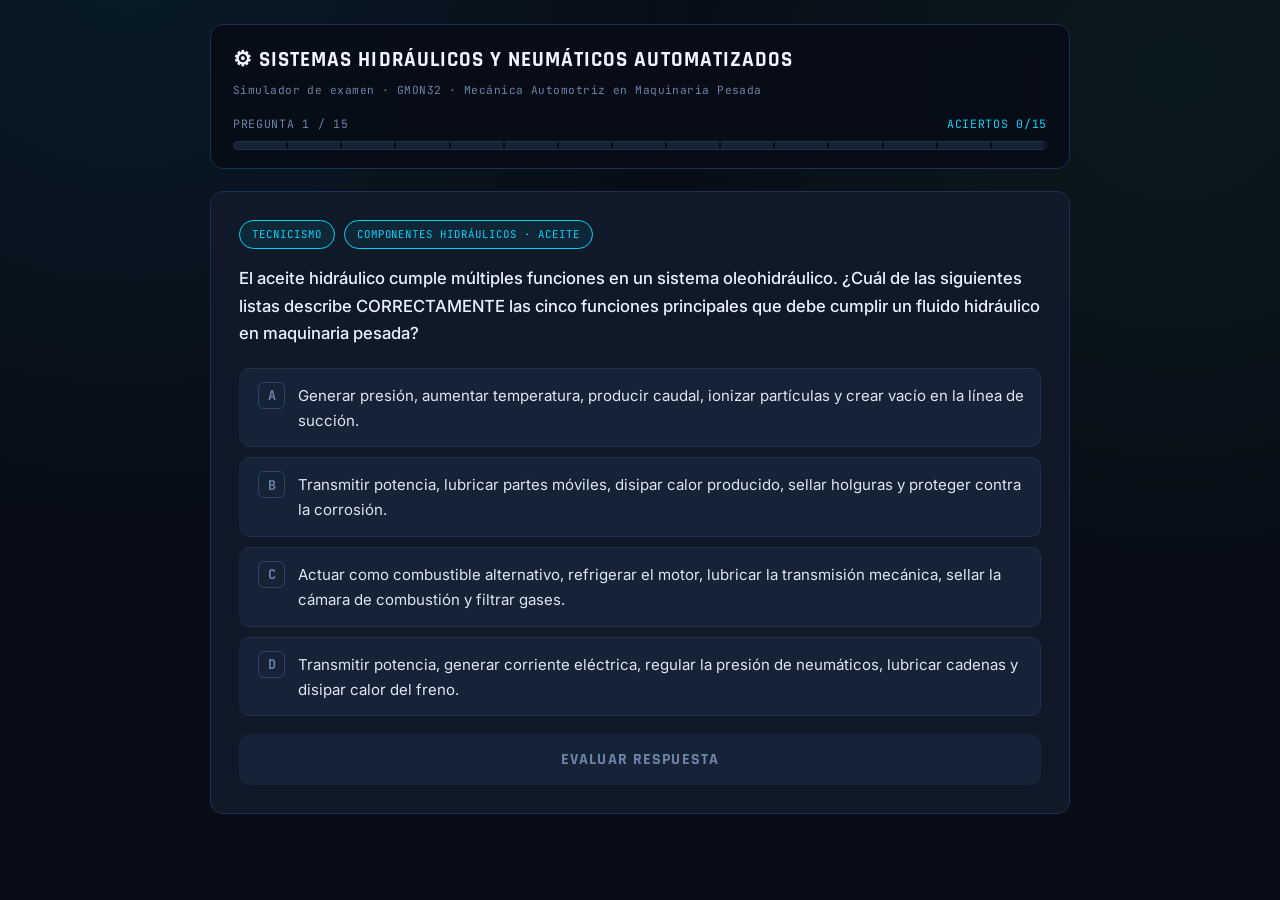
<file: index.html>
<!DOCTYPE html>
<html lang="es">
<head>
<meta charset="UTF-8">
<meta name="viewport" content="width=device-width, initial-scale=1.0">
<title>Simulador — Análisis de Sistemas Hidráulicos y Neumáticos Automatizados</title>
<link rel="preconnect" href="https://fonts.googleapis.com">
<link rel="preconnect" href="https://fonts.gstatic.com" crossorigin>
<link href="https://fonts.googleapis.com/css2?family=Rajdhani:wght@500;600;700&family=Inter:wght@400;500;600&family=JetBrains+Mono:wght@400;500;700&display=swap" rel="stylesheet">
<style>
:root{
  --bg-base:#080d17;
  --bg-card:#0f1927;
  --bg-option:#162236;
  --bg-option-hover:#1e3050;
  --border:#1e3050;
  --border-light:#2a4570;
  --text:#dde6f5;
  --text-muted:#6b84a8;
  --accent-cyan:#00d4ff;
  --accent-green:#2dff9e;
  --accent-red:#ff4d6d;
  --accent-amber:#ffc847;
  --tag-comp:#00d4ff;
  --tag-valid:#a78bfa;
  --tag-mant:#ffc847;
  --tag-auto:#2dff9e;
  --tag-bomb:#ff9d5c;
  --radius:13px;
}
*{margin:0;padding:0;box-sizing:border-box;}
html,body{min-height:100%;}
body{
  font-family:'Inter',sans-serif;
  background:var(--bg-base);
  background-image:
    radial-gradient(circle at 10% -5%, rgba(0,212,255,0.07) 0%, transparent 40%),
    radial-gradient(circle at 92% 8%, rgba(45,255,158,0.05) 0%, transparent 38%);
  color:var(--text);
  min-height:100vh;
  padding:24px 16px 60px;
  line-height:1.65;
}
.app{max-width:860px;margin:0 auto;}

/* ── TOPBAR ── */
.topbar{
  background:rgba(8,13,23,0.9);
  backdrop-filter:blur(12px);
  border:1px solid var(--border);
  border-radius:var(--radius);
  padding:18px 22px;
  margin-bottom:22px;
  position:sticky;top:10px;z-index:10;
}
.brand h1{
  font-family:'Rajdhani',sans-serif;font-weight:700;
  font-size:1.3rem;letter-spacing:0.05em;text-transform:uppercase;color:#f0f6ff;
}
.brand p{
  font-family:'JetBrains Mono',monospace;font-size:0.7rem;
  color:var(--text-muted);letter-spacing:0.04em;margin-top:4px;
}
.progress-row{
  display:flex;justify-content:space-between;align-items:center;
  margin:14px 0 8px;gap:8px;flex-wrap:wrap;
}
.mono-tag{
  font-family:'JetBrains Mono',monospace;font-size:0.72rem;
  letter-spacing:0.06em;text-transform:uppercase;color:var(--text-muted);
}
.mono-tag.accent{color:var(--accent-cyan);}
.progress-track{
  position:relative;height:9px;
  background:var(--bg-option);border:1px solid var(--border);
  border-radius:6px;overflow:hidden;
}
.progress-fill{
  height:100%;width:0%;
  background:linear-gradient(90deg,var(--accent-cyan),#5ef8ff);
  box-shadow:0 0 14px rgba(0,212,255,0.5);
  transition:width 0.45s ease;
}
.progress-track::after{
  content:"";position:absolute;inset:0;
  background:repeating-linear-gradient(
    90deg,transparent 0,transparent calc(100%/15 - 2px),
    var(--bg-base) calc(100%/15 - 2px),var(--bg-base) calc(100%/15)
  );
  pointer-events:none;
}

/* ── CARD ── */
.quiz-card{
  background:var(--bg-card);border:1px solid var(--border);
  border-radius:var(--radius);padding:28px;
}
.fade-in{animation:fadeSlide 0.42s ease;}
@keyframes fadeSlide{from{opacity:0;transform:translateY(14px);}to{opacity:1;transform:translateY(0);}}
.meta-row{display:flex;gap:9px;margin-bottom:16px;flex-wrap:wrap;}
.badge{
  font-family:'JetBrains Mono',monospace;font-size:0.67rem;
  text-transform:uppercase;letter-spacing:0.09em;
  padding:5px 12px;border-radius:999px;
  border:1px solid var(--border-light);color:var(--text-muted);
  background:rgba(255,255,255,0.02);
}
.badge-type{color:var(--accent-cyan);border-color:var(--accent-cyan);background:rgba(0,212,255,0.08);}
.tag-comp{color:var(--tag-comp);border-color:var(--tag-comp);background:rgba(0,212,255,0.07);}
.tag-valid{color:var(--tag-valid);border-color:var(--tag-valid);background:rgba(167,139,250,0.08);}
.tag-mant{color:var(--tag-mant);border-color:var(--tag-mant);background:rgba(255,200,71,0.08);}
.tag-auto{color:var(--tag-auto);border-color:var(--tag-auto);background:rgba(45,255,158,0.07);}
.tag-bomb{color:var(--tag-bomb);border-color:var(--tag-bomb);background:rgba(255,157,92,0.08);}

.question-text{
  font-size:1.04rem;font-weight:500;color:#eaf2ff;margin-bottom:20px;
}

/* ── OPTIONS ── */
#optionsList{list-style:none;display:flex;flex-direction:column;gap:10px;margin-bottom:18px;}
.option{
  display:flex;align-items:flex-start;gap:13px;
  background:var(--bg-option);border:1px solid var(--border);
  border-left:4px solid transparent;border-radius:10px;
  padding:13px 15px;cursor:pointer;
  transition:transform 0.2s ease,background-color 0.2s ease,border-color 0.2s ease,box-shadow 0.2s ease;
}
.option:hover:not(.disabled){
  background:var(--bg-option-hover);border-color:var(--accent-cyan);
  border-left-color:var(--accent-cyan);transform:translateX(6px);
  box-shadow:0 4px 20px -4px rgba(0,212,255,0.3);
}
.option:focus-visible{outline:2px solid var(--accent-cyan);outline-offset:2px;}
.option.selected{
  border-color:var(--accent-cyan);border-left-color:var(--accent-cyan);
  background:rgba(0,212,255,0.06);
}
.option.disabled{cursor:default;}
.option.disabled:hover{transform:none;box-shadow:none;}
.option.correct-answer{
  border-color:var(--accent-green);border-left-color:var(--accent-green);
  background:rgba(45,255,158,0.07);box-shadow:0 4px 18px -4px rgba(45,255,158,0.28);
}
.option.incorrect-answer{
  border-color:var(--accent-red);border-left-color:var(--accent-red);
  background:rgba(255,77,109,0.07);box-shadow:0 4px 18px -4px rgba(255,77,109,0.28);
}
.option-letter{
  font-family:'JetBrains Mono',monospace;font-weight:700;font-size:0.84rem;
  width:27px;height:27px;flex-shrink:0;
  display:flex;align-items:center;justify-content:center;
  border:1px solid var(--border-light);border-radius:6px;
  color:var(--text-muted);
  transition:color 0.2s,border-color 0.2s;
}
.option:hover:not(.disabled) .option-letter{color:var(--accent-cyan);border-color:var(--accent-cyan);}
.option.selected .option-letter{color:var(--accent-cyan);border-color:var(--accent-cyan);}
.option.correct-answer .option-letter{color:var(--accent-green);border-color:var(--accent-green);}
.option.incorrect-answer .option-letter{color:var(--accent-red);border-color:var(--accent-red);}
.option-text{font-size:0.94rem;padding-top:2px;}

/* ── FEEDBACK ── */
.feedback-panel{border-radius:10px;padding:15px 18px;margin-bottom:18px;border-left:4px solid;}
.feedback-correct{background:rgba(45,255,158,0.05);border-color:var(--accent-green);}
.feedback-incorrect{background:rgba(255,77,109,0.05);border-color:var(--accent-red);}
.feedback-label{
  font-family:'JetBrains Mono',monospace;font-size:0.66rem;
  text-transform:uppercase;letter-spacing:0.09em;color:var(--text-muted);
  display:block;margin-bottom:5px;
}
.feedback-title{
  font-family:'Rajdhani',sans-serif;font-weight:700;font-size:1.04rem;
  letter-spacing:0.02em;margin-bottom:7px;
}
.feedback-correct .feedback-title{color:var(--accent-green);}
.feedback-incorrect .feedback-title{color:var(--accent-red);}
.feedback-justification{font-size:0.91rem;color:var(--text);opacity:0.92;}

/* ── BUTTONS ── */
.primary-btn{
  width:100%;padding:15px;border:none;border-radius:10px;
  background:var(--accent-cyan);color:#000d1a;
  font-family:'Rajdhani',sans-serif;font-weight:700;
  font-size:1rem;text-transform:uppercase;letter-spacing:0.07em;
  cursor:pointer;
  transition:transform 0.2s,box-shadow 0.2s,background-color 0.2s;
}
.primary-btn:hover:not(:disabled){
  background:#33dcff;
  box-shadow:0 0 24px rgba(0,212,255,0.42);transform:translateY(-2px);
}
.primary-btn:disabled{
  background:var(--bg-option);color:var(--text-muted);cursor:not-allowed;
}
.secondary-btn{
  padding:13px 32px;border:1px solid var(--accent-cyan);
  background:transparent;color:var(--accent-cyan);border-radius:10px;
  font-family:'Rajdhani',sans-serif;font-weight:700;
  text-transform:uppercase;letter-spacing:0.07em;font-size:0.94rem;
  cursor:pointer;transition:background-color 0.2s,box-shadow 0.2s;
}
.secondary-btn:hover{background:rgba(0,212,255,0.08);box-shadow:0 0 20px rgba(0,212,255,0.22);}

/* ── RESULTS ── */
.results-screen{
  background:var(--bg-card);border:1px solid var(--border);
  border-radius:var(--radius);padding:38px 26px;text-align:center;
}
.gauge-wrap{position:relative;width:200px;height:200px;margin:16px auto 12px;}
.gauge-wrap svg{transform:rotate(-90deg);width:100%;height:100%;}
.gauge-track{fill:none;stroke:var(--border);stroke-width:13;}
.gauge-fill{
  fill:none;stroke:var(--accent-cyan);stroke-width:13;stroke-linecap:round;
  stroke-dasharray:534;stroke-dashoffset:534;
  transition:stroke-dashoffset 1.1s ease,stroke 0.4s ease;
}
.gauge-text{
  position:absolute;inset:0;display:flex;flex-direction:column;
  align-items:center;justify-content:center;
}
.gauge-score{font-family:'Rajdhani',sans-serif;font-weight:700;font-size:2.4rem;color:#f0f6ff;}
.gauge-pct{font-family:'JetBrains Mono',monospace;font-size:0.82rem;color:var(--text-muted);letter-spacing:0.05em;}
.result-message{font-size:1rem;max-width:480px;margin:8px auto 26px;color:var(--text);}
.breakdown-grid{display:flex;flex-wrap:wrap;justify-content:center;gap:8px;margin-bottom:28px;}
.led{
  width:34px;height:34px;border-radius:7px;
  display:flex;align-items:center;justify-content:center;
  font-family:'JetBrains Mono',monospace;font-size:0.74rem;font-weight:700;border:1px solid;
}
.led-correct{background:rgba(45,255,158,0.09);border-color:var(--accent-green);color:var(--accent-green);}
.led-incorrect{background:rgba(255,77,109,0.09);border-color:var(--accent-red);color:var(--accent-red);}
[hidden]{display:none !important;}
@media(max-width:560px){
  .quiz-card{padding:18px;}
  .question-text{font-size:0.97rem;}
  .gauge-wrap{width:170px;height:170px;}
  .gauge-score{font-size:2rem;}
  .results-screen{padding:28px 16px;}
}
@media(prefers-reduced-motion:reduce){*{animation:none !important;transition:none !important;}}
</style>
</head>
<body>
<div class="app">

<header class="topbar">
  <div class="brand">
    <h1>⚙ Sistemas Hidráulicos y Neumáticos Automatizados</h1>
    <p>Simulador de examen · GMON32 · Mecánica Automotriz en Maquinaria Pesada</p>
  </div>
  <div class="progress-row">
    <span id="qCounter" class="mono-tag">PREGUNTA 1 / 15</span>
    <span id="scoreCounter" class="mono-tag accent">ACIERTOS 0/15</span>
  </div>
  <div class="progress-track">
    <div class="progress-fill" id="progressFill"></div>
  </div>
</header>

<main>
  <section class="quiz-card fade-in" id="quizCard">
    <div class="meta-row">
      <span class="badge badge-type" id="typeBadge"></span>
      <span class="badge" id="categoryBadge"></span>
    </div>
    <p class="question-text" id="questionText"></p>
    <ul id="optionsList"></ul>
    <div class="feedback-panel" id="feedbackPanel" hidden>
      <span class="feedback-label">Análisis técnico</span>
      <div class="feedback-title" id="feedbackTitle"></div>
      <p class="feedback-justification" id="feedbackJustification"></p>
    </div>
    <button class="primary-btn" id="evalBtn" disabled>Evaluar Respuesta</button>
  </section>

  <section class="results-screen" id="resultsScreen" hidden>
    <span class="badge badge-type">Resultado Final</span>
    <div class="gauge-wrap">
      <svg viewBox="0 0 200 200">
        <circle class="gauge-track" cx="100" cy="100" r="85"></circle>
        <circle class="gauge-fill" id="gaugeFill" cx="100" cy="100" r="85"></circle>
      </svg>
      <div class="gauge-text">
        <span class="gauge-score" id="resultScoreText">0/15</span>
        <span class="gauge-pct" id="resultPct">0%</span>
      </div>
    </div>
    <p class="result-message" id="resultMessage"></p>
    <div class="breakdown-grid" id="breakdownGrid"></div>
    <button class="secondary-btn" id="restartBtn">Reintentar Simulador</button>
  </section>
</main>

</div>
<script>
const questions = [
  // ─── BLOQUE 1: COMPONENTES Y ACEITE HIDRÁULICO ───
  {
    category:"Componentes Hidráulicos · Aceite",
    tagClass:"tag-comp",
    type:"Tecnicismo",
    question:"El aceite hidráulico cumple múltiples funciones en un sistema oleohidráulico. ¿Cuál de las siguientes listas describe CORRECTAMENTE las cinco funciones principales que debe cumplir un fluido hidráulico en maquinaria pesada?",
    options:[
      "Generar presión, aumentar temperatura, producir caudal, ionizar partículas y crear vacío en la línea de succión.",
      "Transmitir potencia, lubricar partes móviles, disipar calor producido, sellar holguras y proteger contra la corrosión.",
      "Actuar como combustible alternativo, refrigerar el motor, lubricar la transmisión mecánica, sellar la cámara de combustión y filtrar gases.",
      "Transmitir potencia, generar corriente eléctrica, regular la presión de neumáticos, lubricar cadenas y disipar calor del freno."
    ],
    correct:1,
    justification:"Según el material de la Unidad 1 (GMON32), el aceite hidráulico debe cumplir exactamente cinco funciones: (1) Transmitir potencia — el fluido circula con bajas pérdidas desde la bomba al actuador; (2) Lubricar partes móviles — forma una película protectora que reduce fricción y desgaste en bombas, válvulas y cilindros; (3) Disipar calor — absorbe la energía térmica generada en el sistema y la transfiere al enfriador y al depósito; (4) Sellar holguras — la viscosidad del aceite rellena las tolerancias entre piezas, impidiendo fugas internas; y (5) Proteger contra la corrosión — el fluido no debe atacar los sellos, metales ni componentes del sistema."
  },
  {
    category:"Componentes Hidráulicos · Depósito",
    tagClass:"tag-comp",
    type:"Tecnicismo",
    question:"Un técnico nota que el aceite hidráulico de un camión minero Komatsu 930E está extremadamente sucio y con presencia de agua emulsionada, aun cuando no han transcurrido las 2000 horas de cambio. ¿Cuál es la función principal del depósito hidráulico que se ha visto más comprometida, además del almacenamiento?",
    options:[
      "La función de generar presión de succión para la bomba.",
      "La función de decantar particulado y sedimentos, además de segregar agua y aire del fluido, permitiendo que el aceite 'descanse' y se depure entre ciclos.",
      "La función de comprimir el aire para el sistema neumático de frenos.",
      "La función de regular el caudal máximo que circula por el circuito hidráulico."
    ],
    correct:1,
    justification:"El depósito de aceite hidráulico no es solo un contenedor: su función principal es dar el tiempo necesario para que el aceite disipe calor, decante el agua y sedimentos y segregue el aire disuelto o libre. Si el aceite presenta agua emulsionada y contaminación particulada excesiva, el depósito no está cumpliendo adecuadamente con la decantación y segregación de contaminantes, lo que puede deberse a un depósito subdimensionado, tiempos de retención insuficientes por exceso de caudal de retorno, o contaminación externa severa. La falla de estas funciones lleva a degradación acelerada del aceite y daño prematuro de los componentes del sistema."
  },
  // ─── BLOQUE 2: BOMBAS ───
  {
    category:"Bombas Oleohidráulicas · Tipos",
    tagClass:"tag-bomb",
    type:"Caso Práctico",
    question:"En el sistema de dirección y frenos de un buldócer Caterpillar D6T se utiliza un tipo específico de bomba hidráulica. Para el sistema de implementos (hoja y desgarrador), que requiere variación de caudal según la demanda, se selecciona otro tipo. ¿Cuál es la combinación técnicamente correcta y por qué?",
    options:[
      "Bomba de pistones para dirección (porque varía el caudal) y bomba de engranajes para implementos (porque son más silenciosas).",
      "Bomba de engranajes para dirección/frenos (caudal fijo, diseño simple y robusto para esta aplicación) y bomba de pistones axiales de caudal variable para implementos (permite variar el desplazamiento mediante la placa inclinada).",
      "Bomba de paletas de caudal fijo para ambos sistemas, ya que es la única bomba compatible con aceites minerales.",
      "Motor eléctrico de corriente continua para dirección y bomba de paletas para implementos, ya que los motores eléctricos generan presión directamente."
    ],
    correct:1,
    justification:"Las bombas de engranajes son de caudal positivo y fijo, con diseño simple y construcción robusta, lo que las hace ideales para sistemas de dirección y frenos donde se requiere un caudal constante y alta confiabilidad. Para los implementos (hoja y desgarrador), que requieren variaciones de velocidad y caudal según la posición de la placa de inclinación, las bombas de pistones axiales de caudal variable son la solución técnica: al modificar el ángulo de la placa oscilante, varían su desplazamiento volumétrico por revolución y por tanto el caudal entregado, sin necesidad de cambiar la velocidad de rotación del motor. Esta combinación es la arquitectura estándar en maquinaria pesada moderna."
  },
  {
    category:"Bombas Oleohidráulicas · Principio",
    tagClass:"tag-bomb",
    type:"Tecnicismo",
    question:"Un técnico en formación afirma que 'la bomba hidráulica genera la presión del sistema'. ¿Es esta afirmación correcta desde el punto de vista técnico?",
    options:[
      "Sí, completamente correcta: la bomba es el componente que genera directamente la presión de trabajo del sistema.",
      "No es correcta: la bomba convierte energía mecánica en caudal de fluido. La presión es un fenómeno que se genera al restringir ese caudal; si en el sistema no hay restricción al flujo, no hay presión. Son las válvulas y actuadores (resistencias hidráulicas) quienes determinan la presión.",
      "Parcialmente: la bomba genera presión pero solo cuando el aceite está frío y tiene alta viscosidad.",
      "No: la presión la genera exclusivamente la válvula de alivio al abrirse y descargar aceite al tanque."
    ],
    correct:1,
    justification:"Según el material de la Unidad 1: 'La presión es un fenómeno que se genera al restringir el caudal; si en el sistema no hay caudal no hay presión.' Las bombas convierten la energía mecánica del motor en energía hidráulica en forma de caudal de fluido. Cuando ese caudal encuentra resistencia (válvulas, actuadores, restricciones), se genera presión. Por eso, aunque las bombas deben diseñarse para soportar los requerimientos de presión del sistema, ellas no 'generan' presión directamente. Esta distinción conceptual es fundamental para entender el diagnóstico de fallas hidráulicas."
  },
  // ─── BLOQUE 3: VÁLVULAS ───
  {
    category:"Válvulas Oleohidráulicas · Presión",
    tagClass:"tag-valid",
    type:"Caso Práctico",
    question:"Durante la operación de un cilindro hidráulico de una excavadora, el operador intenta forzar el implemento más allá de su límite de carga. La presión del sistema sube bruscamente. ¿Qué componente actúa para proteger el sistema y cómo lo hace?",
    options:[
      "El filtro hidráulico, que al saturarse eleva la presión diferencial y protege la bomba.",
      "La válvula de alivio de presión, que al superar la presión predeterminada se abre y descarga el aceite al tanque, limitando la presión máxima del sistema y protegiendo sus componentes.",
      "El acumulador hidráulico, que absorbe el exceso de presión almacenándolo en forma de energía mecánica de resorte.",
      "La bomba de engranajes, que al detectar el exceso de presión revierte su giro para reducir el caudal."
    ],
    correct:1,
    justification:"Las válvulas de alivio de presión se utilizan para limitar la presión máxima del sistema, con el fin de proteger los componentes del exceso de presión. Cuando la presión del sistema supera el valor predeterminado (ajustado mediante el resorte de la válvula), esta se abre y descarga el aceite directamente al tanque, sin que fluya hacia el actuador. Existen válvulas de alivio de mando directo (fuerza hidráulica vs. tensión de resorte, sin amortiguación) y de mando indirecto (fuerza hidráulica vs. fuerza hidráulica, con comportamiento suave y amortiguado). Son el primer elemento de seguridad en todo circuito hidráulico."
  },
  {
    category:"Válvulas Oleohidráulicas · Tipos",
    tagClass:"tag-valid",
    type:"Tecnicismo",
    question:"En el esquema hidráulico de una motoniveladora se observan cuatro categorías de válvulas. ¿Cuál es la clasificación correcta y la función de cada categoría?",
    options:[
      "Válvulas de combustión (queman el aceite), válvulas de mezcla (mezclan agua con aceite), válvulas de electricidad (convierten presión en voltaje) y válvulas de enfriamiento.",
      "Válvulas de control direccional (dirigen el caudal al circuito deseado), válvulas de control de flujo (regulan velocidad de actuadores), válvulas de control de presión (limitan/reducen/secuencian presión) y válvulas de bloqueo (retención, impiden retroceso de flujo).",
      "Válvulas de admisión, válvulas de escape, válvulas de distribución y válvulas de purga, igual que en un motor de combustión.",
      "Solo existen dos tipos en sistemas hidráulicos: válvulas abiertas y válvulas cerradas."
    ],
    correct:1,
    justification:"Los sistemas oleohidráulicos utilizan cuatro categorías de válvulas: (1) Válvulas de control direccional — proporcionan el medio principal para controlar los actuadores, dirigiendo el caudal de aceite al circuito deseado; pueden accionarse manualmente, hidráulicamente, neumáticamente o electrónicamente. (2) Válvulas de control de flujo — regulan la velocidad de los actuadores o dividen el flujo; incluyen estranguladoras y reguladoras compensadas. (3) Válvulas de control de presión — incluyen válvulas de alivio (protección), válvulas de secuencia (alimentan circuitos secundarios a presión predeterminada) y reductoras (para circuitos secundarios de menor presión). (4) Válvulas de bloqueo o retención — permiten flujo en un solo sentido."
  },
  {
    category:"Válvulas Oleohidráulicas · Proporcionales y Servo",
    tagClass:"tag-valid",
    type:"Tecnicismo",
    question:"Un sistema de control automatizado de una pala hidráulica Komatsu PC5500 requiere controlar con precisión la velocidad de extensión de sus cilindros mediante señales eléctricas proporcionales. Según el glosario INACAP, ¿qué elemento del sistema realiza esta función y cómo opera?",
    options:[
      "Un relé electromecánico convencional de dos posiciones (abierto/cerrado), ya que puede modular el caudal de forma gradual.",
      "Una válvula proporcional, que convierte señales eléctricas de corriente o tensión en salidas de fluido controladas en forma proporcional a dicha señal, permitiendo regular de forma continua la dirección, presión y caudal.",
      "Un presostato, que abre o cierra un contacto dependiendo de la presión del sistema para regular el caudal.",
      "Un encoder, que asigna un número a la incertidumbre del caudal para calcular el flujo exacto."
    ],
    correct:1,
    justification:"Según el Glosario INACAP GHMN53, las válvulas proporcionales convierten señales eléctricas de corriente o tensión en salidas de fluido controladas en forma proporcional. A diferencia de las válvulas on/off (todo o nada), las válvulas proporcionales permiten una modulación continua y precisa del caudal, presión y dirección en función de la señal eléctrica de mando, lo que las hace indispensables en sistemas electro-hidráulicos automatizados de maquinaria pesada. Las servovalvulas son una versión de mayor precisión que también controlan dirección, presión y caudal con alta dinámica de respuesta."
  },
  // ─── BLOQUE 4: AUTOMATIZACIÓN ───
  {
    category:"Automatización · PLC y Sensores",
    tagClass:"tag-auto",
    type:"Caso Práctico",
    question:"En una planta de procesamiento minero, la extensión de un cilindro hidráulico debe detenerse automáticamente al llegar a una posición exacta. Se dispone de sensores inductivos y sensores capacitivos. El vástago del cilindro es de acero inoxidable. ¿Qué sensor es el más adecuado para detectar la posición del vástago metálico y por qué?",
    options:[
      "Sensor capacitivo, porque puede detectar tanto metales como no metales (plásticos, líquidos, cartones) sin contacto físico, siendo más versátil.",
      "Sensor inductivo, porque está específicamente diseñado para detectar cuerpos metálicos; su bobina emite un campo magnético que al interactuar con el metal del vástago genera una corriente inductiva que activa la señal de salida.",
      "Sensor fotoelétrico, porque el haz de luz atraviesa el metal del vástago generando la señal de posición más precisa.",
      "Presostato, porque la posición del cilindro puede inferirse desde la presión del sistema en cualquier momento del ciclo."
    ],
    correct:1,
    justification:"Según el Glosario INACAP, el sensor inductivo está específicamente diseñado para detectar cuerpos metálicos. Su funcionamiento se basa en una bobina que emite un campo magnético; cuando este campo toma contacto con un cuerpo metálico (como el vástago de acero inoxidable del cilindro), emite una corriente inductiva que genera mayor carga en la bobina, lo que activa la señal de salida. El sensor capacitivo, en cambio, aunque puede detectar metales y no metales, no es la primera opción para detección de posición de metales en ambientes de maquinaria pesada donde la robustez y especificidad al metal son críticas. El sensor inductivo es más resistente a polvo y aceite, condiciones habituales en estos entornos."
  },
  {
    category:"Automatización · Electroválvulas y PLC",
    tagClass:"tag-auto",
    type:"Caso Práctico",
    question:"Un ingeniero diseña la automatización del sistema de volteo de un camión tolva: el PLC debe energizar una electroválvula para extender el cilindro de levante. Según las definiciones del glosario, ¿cómo se produce la cadena de mando completa, desde la orden del PLC hasta el movimiento hidráulico?",
    options:[
      "El PLC envía una señal mecánica directa al cilindro hidráulico, sin necesidad de válvula intermedia.",
      "El PLC (circuito de mando) envía una señal eléctrica a la bobina solenoide de la electroválvula; la bobina genera un campo magnético que mueve el émbolo de la válvula, controlando el flujo de aceite al cilindro hidráulico (actuador), que transforma la energía hidráulica en movimiento mecánico.",
      "La electroválvula genera la presión hidráulica directamente mediante su bobina solenoide, eliminando la necesidad de bomba hidráulica.",
      "El PLC acciona directamente el émbolo del cilindro mediante un motor eléctrico lineal integrado en la carcasa del actuador hidráulico."
    ],
    correct:1,
    justification:"La cadena de mando completa integra varios conceptos del Glosario INACAP: el PLC (controlador lógico programable) opera como circuito de mando, procesando las señales de entrada y enviando señales de salida. La electroválvula es una válvula electromecánica diseñada para controlar el flujo de un fluido a través de un conducto; está controlada por una corriente eléctrica a través de una bobina solenoide. Las bobinas son conjuntos de espiras que al ser alimentadas por corriente eléctrica generan un campo magnético que desplaza mecánicamente el carrete o émbolo de la válvula, dirigiendo el aceite. El actuador hidráulico (cilindro) finalmente transforma la energía hidráulica en energía mecánica (movimiento)."
  },
  {
    category:"Automatización · Sensores Especiales",
    tagClass:"tag-auto",
    type:"Tecnicismo",
    question:"En el sistema de frenos de un camión Komatsu 930E se requiere detectar si la presión hidráulica del acumulador de frenos ha caído por debajo del mínimo de seguridad (por ejemplo, bajo 120 bar) para activar una alarma y detener el equipo. ¿Qué elemento del sistema automatizado realiza esta detección y por qué es el más adecuado?",
    options:[
      "Un sensor de temperatura (termostato), porque la caída de presión va siempre asociada a un aumento de temperatura.",
      "Un presostato, que es un transductor que abre o cierra un contacto de un circuito eléctrico dependiendo de la presión del sistema, activando la señal de alarma cuando la presión cae bajo el umbral predeterminado.",
      "Un sensor magnético, porque el acumulador posee un imán que se aleja cuando la presión baja.",
      "Un encoder, porque asigna un número proporcional al nivel de presión y calcula si está dentro del rango aceptable."
    ],
    correct:1,
    justification:"Según el Glosario INACAP, el presostato es un transductor que abre o cierra un contacto de un circuito eléctrico dependiendo de la presión del sistema, siendo habitual en sistemas neumáticos o hidráulicos. En el sistema de frenos del Komatsu 930E, el presostato se ajusta al umbral de presión mínima de seguridad; si la presión del acumulador cae por debajo de ese valor, el presostato cambia el estado de su contacto, generando una señal que el PLC o el circuito de mando interpreta para activar alarmas, bloquear el movimiento o detener el equipo. Es el sensor estándar para monitoreo de presión en sistemas de seguridad hidráulica y neumática de maquinaria pesada."
  },
  {
    category:"Automatización · Control de Lazo",
    tagClass:"tag-auto",
    type:"Tecnicismo",
    question:"En un sistema de control de posición de un cilindro hidráulico, el controlador (PLC) lee continuamente la posición real del vástago y la compara con la posición deseada. Si ambas son iguales, el controlador no actúa. Según el glosario, ¿cómo se denomina técnicamente la diferencia entre el valor deseado y el valor real en un sistema de control?",
    options:[
      "Perturbación: señal externa que afecta negativamente a la variable de salida.",
      "Error: definido en un sistema de control como la diferencia que existe entre la variable de salida (posición real) y la referencia (posición deseada).",
      "Variable manipulada: valor que modifica el controlador para lograr que la variable de salida sea igual a la referencia.",
      "Bus de comunicación: línea de transmisión de datos entre los elementos del sistema de control."
    ],
    correct:1,
    justification:"Según el Glosario INACAP, el error en un sistema de control se define como la diferencia que existe entre la variable de salida y la referencia (set point o consigna). En el ejemplo del cilindro: la referencia es la posición deseada del vástago, la variable de salida (o variable controlada) es la posición real medida por el sensor, y el error es la diferencia entre ambas. Cuando el error es cero, la variable de salida es igual a la referencia y el controlador no necesita actuar. La perturbación (ej. carga externa) afecta la variable de salida generando error; la variable manipulada (ej. apertura de la electroválvula) es la que ajusta el controlador para reducir ese error."
  },
  // ─── BLOQUE 5: MANTENIMIENTO Y SEGURIDAD ───
  {
    category:"Mantenimiento · Intervalos y Aceites",
    tagClass:"tag-mant",
    type:"Caso Práctico",
    question:"Un técnico revisa el manual de un tractor de cadenas CAT D6T y necesita determinar bajo qué condición es válido extender el intervalo de cambio de aceite hidráulico de las 2000 horas estándar hasta las 4000 horas. ¿Cuál es la condición técnica correcta según el material de la asignatura?",
    options:[
      "Solo se pueden extender los intervalos si la máquina opera en condiciones extremas de temperatura, ya que el calor mejora las propiedades del aceite.",
      "Se puede extender a 4000 horas si se utiliza un aceite hidráulico aprobado (como HYDO Cat, HEES u otros de la lista CAT) y se realizan muestreos de aceite cada 500 horas (aprox. cada 3 meses), que confirmen que el fluido sigue en buenas condiciones de operación.",
      "Siempre se puede extender a 4000 horas en cualquier condición, ya que los aceites modernos no se degradan.",
      "Se extiende a 4000 horas automáticamente si el equipo cuenta con filtros de alta eficiencia instalados, sin necesidad de análisis de aceite."
    ],
    correct:1,
    justification:"Según el material de la Unidad 3 (GMON32), el intervalo normal de cambio de aceite hidráulico es cada 2000 horas de servicio o cada un año. Para extender este intervalo hasta las 4000 horas se deben cumplir dos condiciones simultáneas: (1) Utilizar un aceite hidráulico aprobado por Caterpillar (HYDO Cat, Servo transmisión, HEES o aceite multiuso para tractores), y (2) Realizar análisis de aceite (muestreos) cada 500 horas (aproximadamente cada 3 meses), que confirmen que el aceite aún está en buenas condiciones de operación. Las máquinas en condiciones extremas de operación no están recomendadas para el intervalo extendido y deben mantenerse en 2000 horas o según el programa del manual de servicio."
  },
  {
    category:"Mantenimiento · LOTO y Bloqueo",
    tagClass:"tag-mant",
    type:"Caso Práctico",
    question:"Antes de realizar una mantención en el sistema hidráulico de una pala Komatsu PC5500, el mantenedor debe ejecutar el procedimiento LOTO (Lock Out / Tag Out). ¿Cuál es la secuencia y el propósito correcto de los pasos principales?",
    options:[
      "Energizar el sistema hidráulico al máximo para detectar fugas, luego instalar candados y continuar trabajando con el sistema presurizado.",
      "Detener el equipo y apagar el motor; aislar y bloquear todas las fuentes de energía (eléctrica, hidráulica, neumática); descargar o bloquear acumuladores de energía; colocar tarjetas y rótulos de 'Fuera de Servicio'; verificar que el equipo no pueda ponerse en marcha; y solo entonces iniciar la mantención.",
      "Retirar el tapón de drenaje de aceite sin apagar el motor, para aprovechar la presión del sistema y vaciar más rápido el depósito.",
      "Solo es necesario colocar un cono de seguridad frente a la máquina y notificar verbalmente al operador más cercano antes de intervenir el sistema hidráulico."
    ],
    correct:1,
    justification:"El procedimiento LOTO según la Unidad 3 (GMON32) sigue una secuencia crítica de seguridad: (1) Identificar los puntos de detención del motor y energías del equipo; (2) Detener la máquina en un lugar seguro y apagar el motor; (3) Aislar todas las fuentes de energía — eléctrica, hidráulica (incluyendo acumuladores de nitrógeno que deben descargarse o aislarse) y otras; (4) Bloquear los dispositivos de energía con candados (Safekey, cerrojos, bloqueos eléctricos, dispositivos para válvulas); (5) Aplicar rótulos y tarjetas que indiquen 'Fuera de Servicio / En Mantenimiento'; (6) Verificar que ningún mecanismo pueda activarse; y finalmente (7) Iniciar la mantención. La puesta en marcha posterior requiere retirar todos los dispositivos de bloqueo y verificar el área."
  },
  {
    category:"Mantenimiento · Riesgos y Medio Ambiente",
    tagClass:"tag-mant",
    type:"Tecnicismo",
    question:"Durante la mantención de un sistema hidráulico de una excavadora interior mina, ocurre un derrame de aceite hidráulico sobre el piso de la galería. ¿Cuál es el procedimiento técnico y legal correcto de acuerdo con el material de la asignatura?",
    options:[
      "Mezclar el aceite derramado con agua para diluirlo y así reducir su concentración antes de descargarlo al drenaje.",
      "Contener inmediatamente el derrame usando materiales absorbentes; recolectar el aceite contaminado en recipientes adecuados; disponer el residuo de acuerdo con la normativa ambiental vigente y la Ley REP ('el que contamina paga'), que regula la responsabilidad extendida del productor en la eliminación de residuos peligrosos.",
      "El aceite hidráulico es biodegradable, por lo que puede dejarse evaporar sin intervención adicional.",
      "Solo se requiere limpiar el aceite si hay riesgo de incendio, ya que en sistemas hidráulicos industriales el aceite mineral no es contaminante."
    ],
    correct:1,
    justification:"La Unidad 3 (GMON32) establece que ante derrames de fluidos hidráulicos se debe: (1) Contener el derrame para evitar que se expanda, usando materiales absorbentes adecuados; (2) Recolectar el fluido derramado en contenedores apropiados; (3) Eliminar los desechos correctamente según la reglamentación y leyes locales. Además, el material menciona la Ley REP (Responsabilidad Extendida del Productor), que establece el principio de 'el que contamina paga', obligando a los responsables a gestionar adecuadamente los residuos generados por sus procesos, incluyendo aceites usados y materiales contaminados. El aceite hidráulico mineral no debe nunca descargarse a drenajes ni al suelo, ya que es un contaminante ambiental de alta persistencia."
  },
  {
    category:"Automatización · Ladder y PLC",
    tagClass:"tag-auto",
    type:"Tecnicismo",
    question:"Un estudiante de Mecánica en Maquinaria Pesada debe programar la secuencia de inicio de una bomba hidráulica en un PLC: al presionar el botón de marcha (contacto normalmente abierto), se activa la electroválvula de inicio y una lámpara piloto. Al presionar paro o activarse el presostato de alta presión, el sistema se detiene. ¿Qué lenguaje de programación es el estándar industrial más utilizado en PLCs para este tipo de lógica de control, y cómo se representa?",
    options:[
      "Python o C++, ya que son los únicos lenguajes capaces de procesar señales digitales de sensores industriales en tiempo real.",
      "Lenguaje Ladder (LD) o diagrama escalera, que representa la lógica de control mediante contactos (normalmente abiertos o cerrados) y bobinas en 'escalones' que emulan la lógica de un circuito eléctrico cableado. Es el más popular en la programación de PLCs industriales.",
      "Lenguaje de ensamblador (Assembly), único lenguaje de bajo nivel compatible con los procesadores internos de los PLCs de maquinaria pesada.",
      "HTML y CSS, utilizados para la interfaz visual del PLC en pantallas HMI industriales."
    ],
    correct:1,
    justification:"Según el Glosario INACAP, el Ladder (LD) es un lenguaje de programación por medio de diagrama de contactos o diagrama escalera, y es uno de los más populares en la programación de los controladores lógicos programables (PLCs). Su representación visual imita la lógica de los antiguos circuitos eléctricos cableados: los contactos (sensores, botones, presostatos) se disponen en 'escalones' horizontales y las bobinas (electroválvulas, lámparas, alarmas) a la derecha de cada escalón. Esta similitud con la lógica cableada tradicional hace que sea fácil de leer y diagnosticar por técnicos en terreno, lo que explica su amplia adopción en automatización industrial de maquinaria pesada."
  }
];

let currentIndex=0,score=0,selectedIndex=null,answered=false;
let userAnswers=new Array(questions.length).fill(null);

const quizCard=document.getElementById('quizCard');
const optionsList=document.getElementById('optionsList');
const evalBtn=document.getElementById('evalBtn');
const feedbackPanel=document.getElementById('feedbackPanel');
const feedbackTitle=document.getElementById('feedbackTitle');
const feedbackJustification=document.getElementById('feedbackJustification');
const progressFill=document.getElementById('progressFill');
const qCounter=document.getElementById('qCounter');
const scoreCounter=document.getElementById('scoreCounter');
const resultsScreen=document.getElementById('resultsScreen');

function triggerAnim(el){el.classList.remove('fade-in');void el.offsetWidth;el.classList.add('fade-in');}

function renderQuestion(){
  const q=questions[currentIndex];
  qCounter.textContent=`PREGUNTA ${currentIndex+1} / ${questions.length}`;
  scoreCounter.textContent=`ACIERTOS ${score}/${questions.length}`;
  progressFill.style.width=(currentIndex/questions.length*100)+'%';
  document.getElementById('typeBadge').textContent=q.type;
  const cat=document.getElementById('categoryBadge');
  cat.textContent=q.category;cat.className='badge '+q.tagClass;
  document.getElementById('questionText').textContent=q.question;
  optionsList.innerHTML='';
  q.options.forEach((opt,i)=>{
    const li=document.createElement('li');
    li.className='option';li.tabIndex=0;li.setAttribute('role','button');
    li.innerHTML=`<span class="option-letter">${String.fromCharCode(65+i)}</span><span class="option-text"></span>`;
    li.querySelector('.option-text').textContent=opt;
    li.addEventListener('click',()=>selectOption(i));
    li.addEventListener('keydown',(e)=>{if(e.key==='Enter'||e.key===' '){e.preventDefault();selectOption(i);}});
    optionsList.appendChild(li);
  });
  selectedIndex=null;answered=false;
  feedbackPanel.hidden=true;feedbackPanel.className='feedback-panel';
  evalBtn.textContent='Evaluar Respuesta';evalBtn.disabled=true;
  evalBtn.onclick=evaluateAnswer;
  triggerAnim(quizCard);
}

function selectOption(i){
  if(answered)return;
  selectedIndex=i;
  optionsList.querySelectorAll('.option').forEach((el,idx)=>el.classList.toggle('selected',idx===i));
  evalBtn.disabled=false;
}

function evaluateAnswer(){
  if(selectedIndex===null||answered)return;
  answered=true;
  const q=questions[currentIndex];
  optionsList.querySelectorAll('.option').forEach((el,idx)=>{
    el.classList.add('disabled');el.tabIndex=-1;
    if(idx===q.correct)el.classList.add('correct-answer');
    if(idx===selectedIndex&&idx!==q.correct)el.classList.add('incorrect-answer');
  });
  const ok=selectedIndex===q.correct;
  userAnswers[currentIndex]=ok;
  if(ok)score++;
  scoreCounter.textContent=`ACIERTOS ${score}/${questions.length}`;
  progressFill.style.width=((currentIndex+1)/questions.length*100)+'%';
  feedbackPanel.hidden=false;
  feedbackPanel.className='feedback-panel '+(ok?'feedback-correct':'feedback-incorrect');
  feedbackTitle.textContent=ok?'✅ Respuesta Correcta':'❌ Respuesta Incorrecta';
  feedbackJustification.textContent=q.justification;
  evalBtn.disabled=false;
  evalBtn.textContent=(currentIndex===questions.length-1)?'Ver Resultados':'Siguiente Pregunta';
  evalBtn.onclick=()=>{
    if(currentIndex===questions.length-1){showResults();}
    else{currentIndex++;renderQuestion();window.scrollTo({top:0,behavior:'smooth'});}
  };
}

function showResults(){
  quizCard.hidden=true;resultsScreen.hidden=false;triggerAnim(resultsScreen);
  const pct=Math.round(score/questions.length*100);
  document.getElementById('resultScoreText').textContent=`${score}/${questions.length}`;
  document.getElementById('resultPct').textContent=`${pct}%`;
  let msg,color;
  if(pct>=90){msg='¡Excelente! Dominas los sistemas hidráulicos y neumáticos. Estás listo para el examen.';color='var(--accent-green)';}
  else if(pct>=70){msg='Buen manejo del contenido. Repasa los temas marcados en rojo antes del examen.';color='var(--accent-green)';}
  else if(pct>=50){msg='Nivel intermedio. Refuerza los conceptos de válvulas, automatización y LOTO.';color='var(--accent-amber)';}
  else{msg='Necesitas repasar el material de componentes hidráulicos, automatización y mantenimiento.';color='var(--accent-red)';}
  document.getElementById('resultMessage').textContent=msg;
  const circ=2*Math.PI*85;
  const gf=document.getElementById('gaugeFill');
  gf.style.stroke=color;gf.style.strokeDasharray=circ;gf.style.strokeDashoffset=circ;
  requestAnimationFrame(()=>setTimeout(()=>{gf.style.strokeDashoffset=circ-(circ*pct/100);},80));
  const grid=document.getElementById('breakdownGrid');
  grid.innerHTML='';
  userAnswers.forEach((ans,i)=>{
    const d=document.createElement('div');
    d.className='led '+(ans?'led-correct':'led-incorrect');
    d.textContent=String(i+1);d.title=questions[i].category;
    grid.appendChild(d);
  });
}

function restart(){
  currentIndex=0;score=0;selectedIndex=null;answered=false;
  userAnswers=new Array(questions.length).fill(null);
  resultsScreen.hidden=true;quizCard.hidden=false;
  renderQuestion();window.scrollTo({top:0,behavior:'smooth'});
}

document.getElementById('restartBtn').addEventListener('click',restart);
renderQuestion();
</script>
</body>
</html>
</file>
